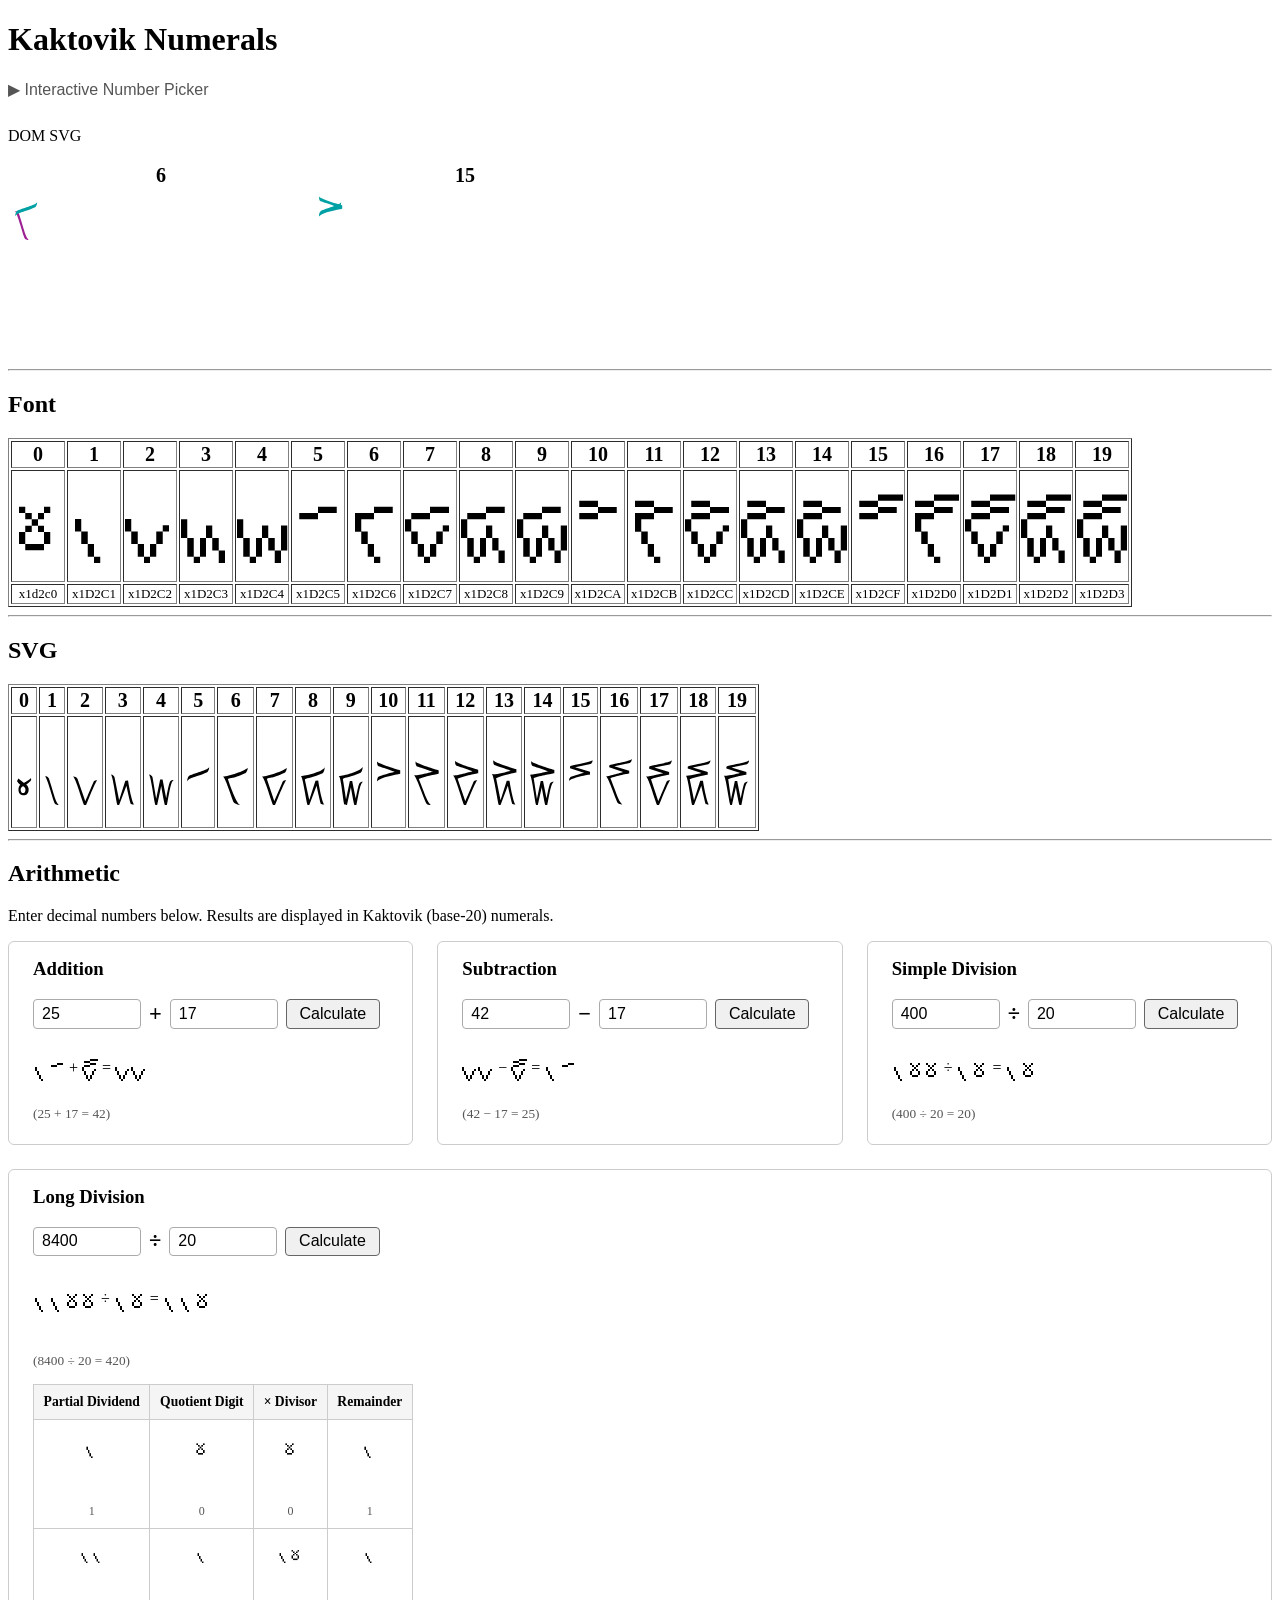
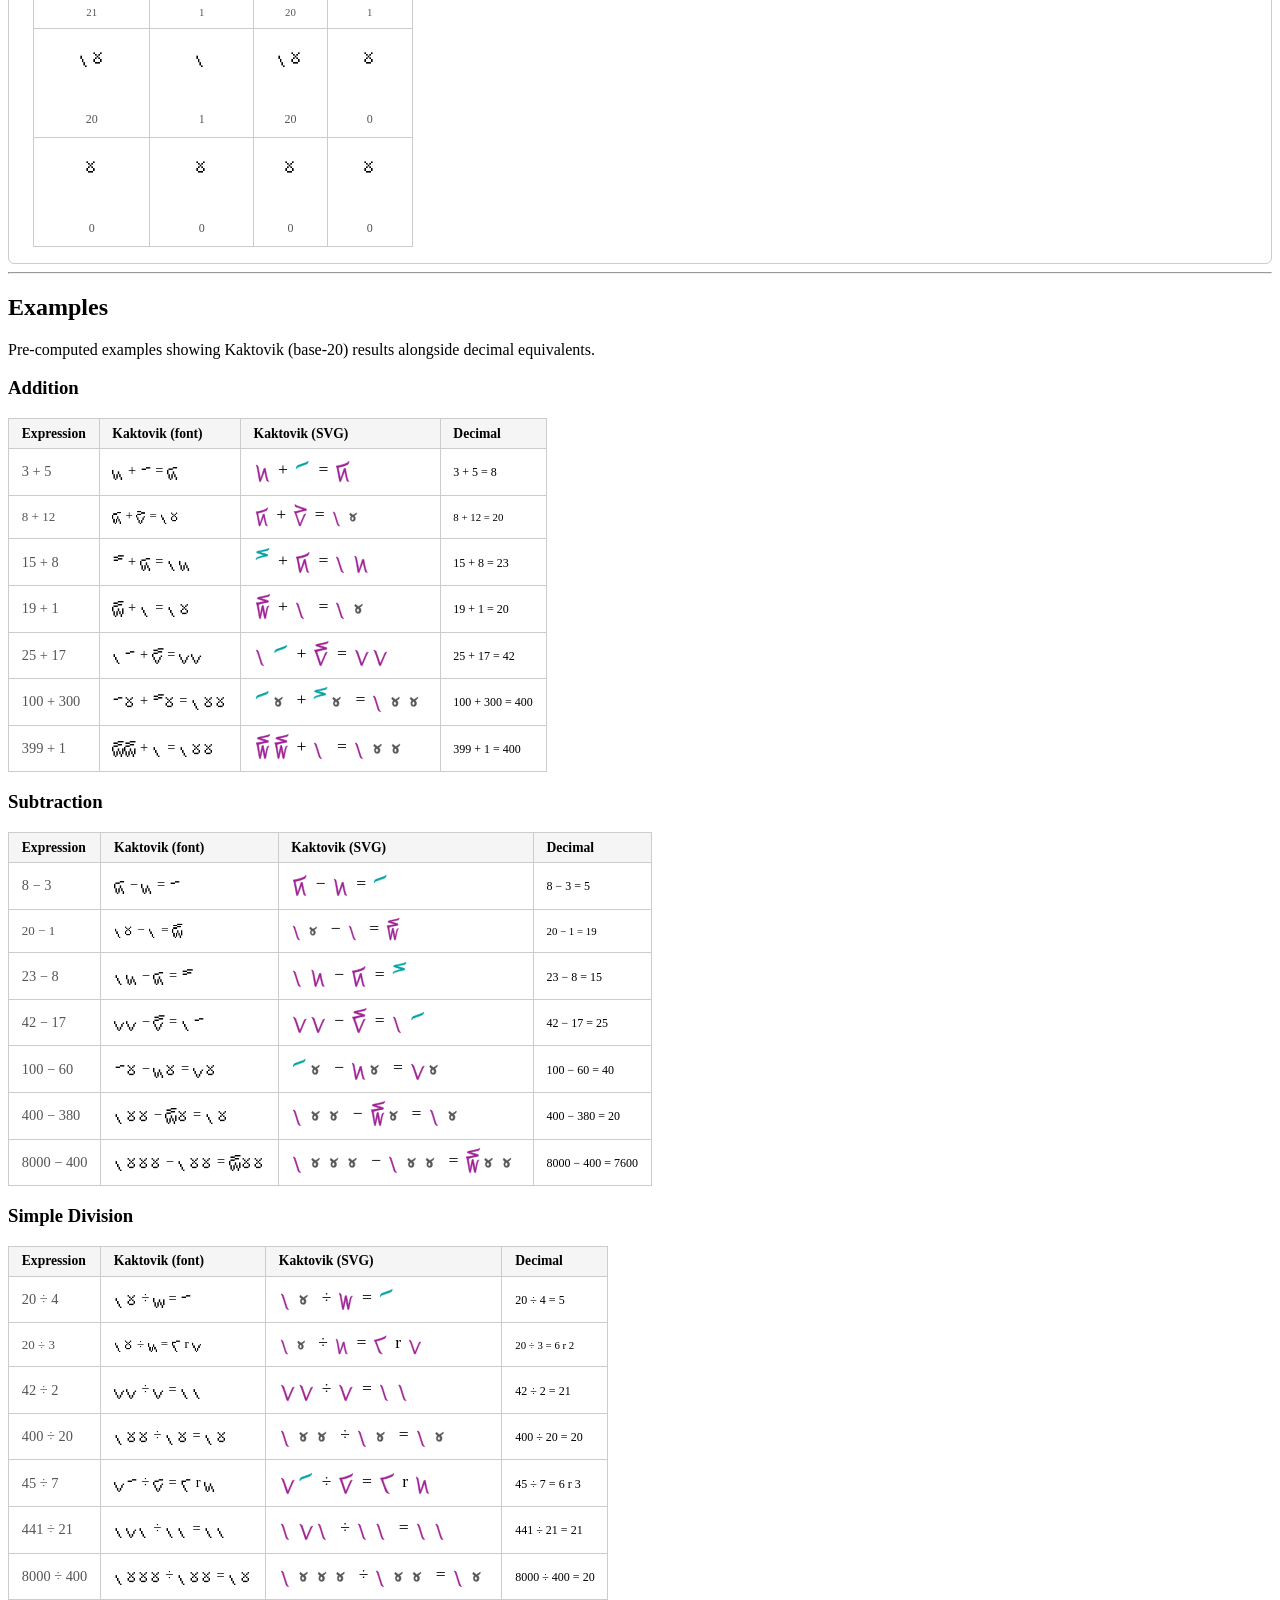
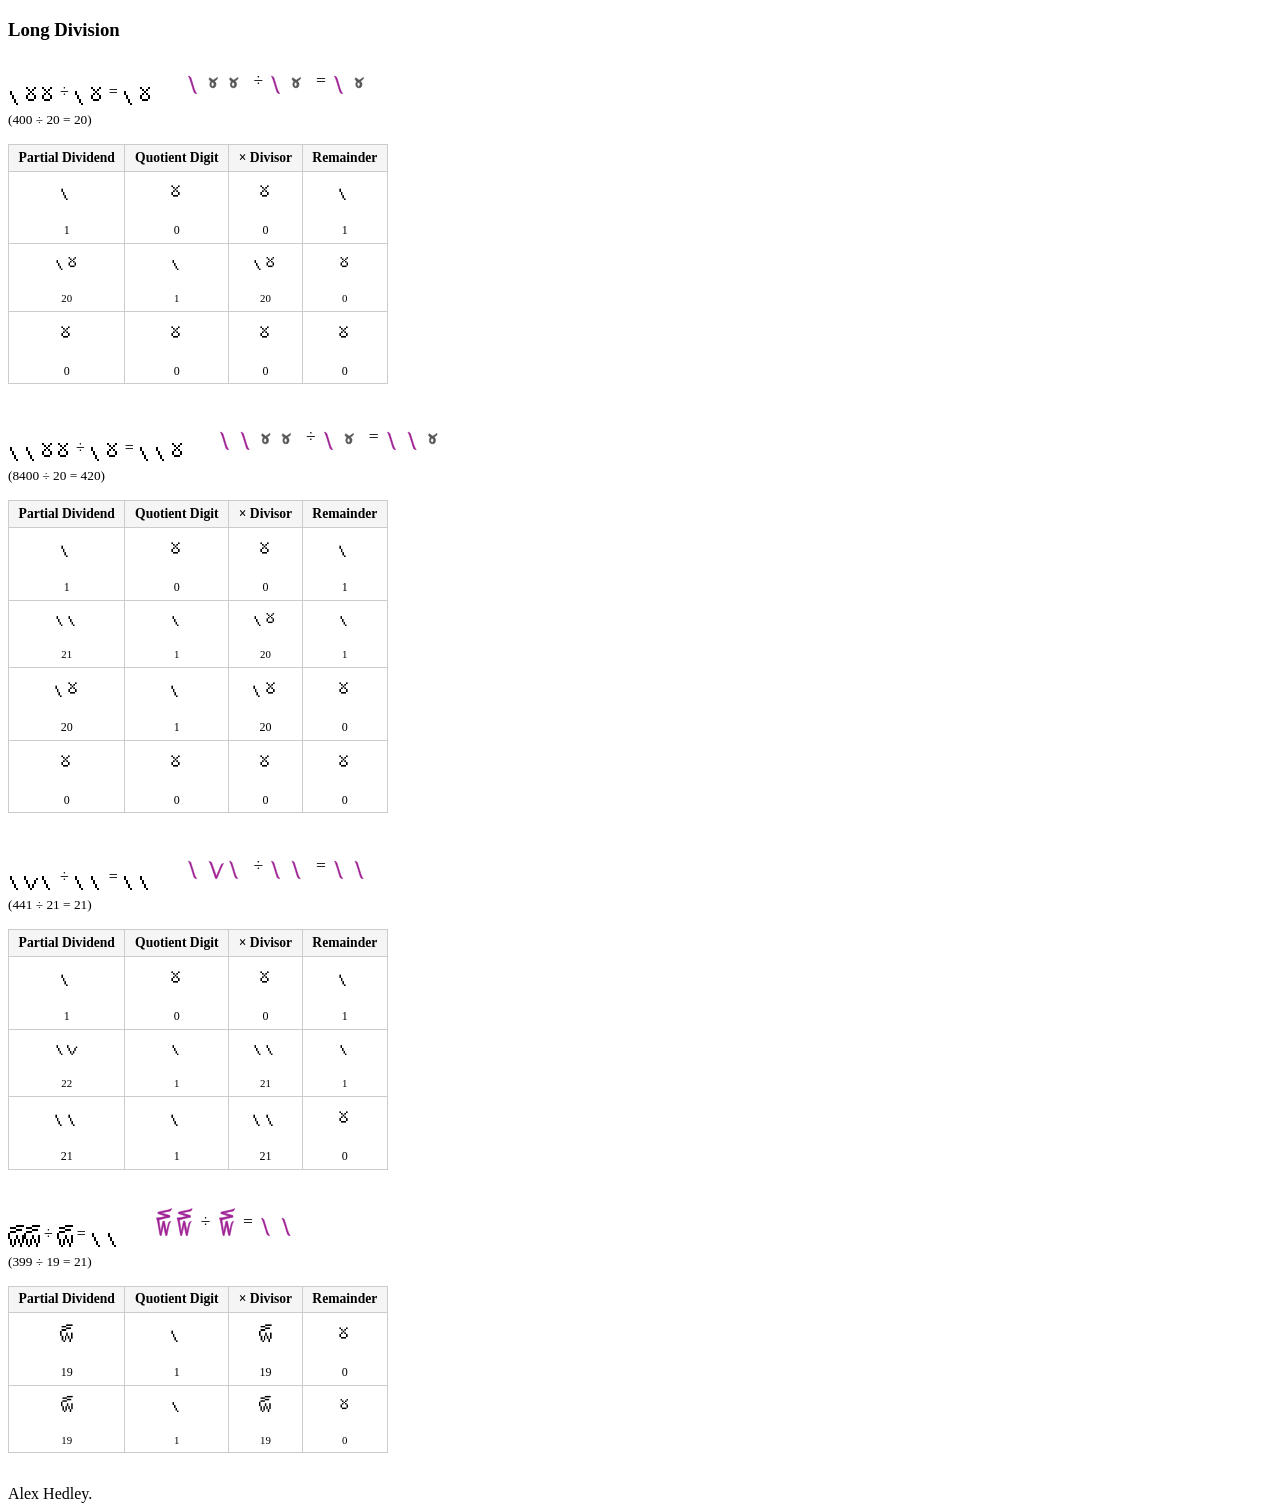
<file: src/index.html>
<!DOCTYPE html>
<html lang="en">
  <head>
    <meta charset="utf-8" />
    <meta
      name="viewport"
      content="width=device-width, initial-scale=1, shrink-to-fit=no"
    />

    <meta name="description" content="Kaktovik Numerals" />
    <meta name="keywords" content="kaktovik, mumerals" />
    <meta name="author" content="Alex Hedley" />

    <link rel="stylesheet" href="css/styles.css" />
    <link rel="shortcut icon" href="favicon.ico" />

    <!-- Fonts -->
    <!-- <link href='https://fonts.googleapis.com/css?family=Orbitron' rel='stylesheet' type='text/css'> -->

    <title>Kaktovik Numerals</title>
  </head>
  <body>
    <!-- Begin page content -->
    <main role="main" class="container">

        <h1>Kaktovik Numerals</h1>

        <p><a class="nav-link" href="picker.html">&#9654; Interactive Number Picker</a></p>

        <div>
            <p>DOM SVG</p>

            <table>
                <thead>
                    <tr>
                        <th>6</th>
                        <th>15</th>
                    </tr>
                </thead>
                <tbody>
                    <tr>
                        <td>
                            <svg id="six"></svg>
                        </td>
                        <td>
                            <svg id="fifteen"></svg>
                        </td>
                    </tr>
                </tbody>
                <!-- <tfoot><tr><td></td></tr></tfoot> -->
            </table>

        </div>

        <hr />

        <h2>Font</h2>
        <table border="1">
            <thead>
                <tr>
                    <th>0</th>
                    <th>1</th>
                    <th>2</th>
                    <th>3</th>
                    <th>4</th>
                    <th>5</th>
                    <th>6</th>
                    <th>7</th>
                    <th>8</th>
                    <th>9</th>
                    <th>10</th>
                    <th>11</th>
                    <th>12</th>
                    <th>13</th>
                    <th>14</th>
                    <th>15</th>
                    <th>16</th>
                    <th>17</th>
                    <th>18</th>
                    <th>19</th>
                </tr>
            </thead>
            <tbody>
                <tr>
                    <td>&#x1d2c0;</td>
                    <td>&#x1D2C1;</td>
                    <td>&#x1D2C2;</td>
                    <td>&#x1D2C3;</td>
                    <td>&#x1D2C4;</td>
                    <td>&#x1D2C5;</td>
                    <td>&#x1D2C6;</td>
                    <td>&#x1D2C7;</td>
                    <td>&#x1D2C8;</td>
                    <td>&#x1D2C9;</td>
                    <td>&#x1D2CA;</td>
                    <td>&#x1D2CB;</td>
                    <td>&#x1D2CC;</td>
                    <td>&#x1D2CD;</td>
                    <td>&#x1D2CE;</td>
                    <td>&#x1D2CF;</td>
                    <td>&#x1D2D0;</td>
                    <td>&#x1D2D1;</td>
                    <td>&#x1D2D2;</td>
                    <td>&#x1D2D3;</td>
                </tr>
                <tr>
                    <td>x1d2c0</td>
                    <td>x1D2C1</td>
                    <td>x1D2C2</td>
                    <td>x1D2C3</td>
                    <td>x1D2C4</td>
                    <td>x1D2C5</td>
                    <td>x1D2C6</td>
                    <td>x1D2C7</td>
                    <td>x1D2C8</td>
                    <td>x1D2C9</td>
                    <td>x1D2CA</td>
                    <td>x1D2CB</td>
                    <td>x1D2CC</td>
                    <td>x1D2CD</td>
                    <td>x1D2CE</td>
                    <td>x1D2CF</td>
                    <td>x1D2D0</td>
                    <td>x1D2D1</td>
                    <td>x1D2D2</td>
                    <td>x1D2D3</td>
                </tr>
            </tbody>
            <!-- <tfoot></tfoot> -->
        </table>

        <hr />

        <h2>SVG</h2>
        <table border="1">
            <thead>
            <tr>
                <th>0</th>
                <th>1</th>
                <th>2</th>
                <th>3</th>
                <th>4</th>
                <th>5</th>
                <th>6</th>
                <th>7</th>
                <th>8</th>
                <th>9</th>
                <th>10</th>
                <th>11</th>
                <th>12</th>
                <th>13</th>
                <th>14</th>
                <th>15</th>
                <th>16</th>
                <th>17</th>
                <th>18</th>
                <th>19</th>
            </tr>
            </thead>
            <tbody>
            <tr>
                <td>
                <object data="images/digits/Kaktovik_digit_0.svg" type="image/svg+xml">
                    <!-- <img src="Kaktovik_digit_0.jpg" /> -->
                </object>
                </td>
                <td>
                <object data="images/digits/Kaktovik_digit_1.svg" type="image/svg+xml">
                    <!-- <img src="Kaktovik_digit_1.jpg" /> -->
                </object>
                </td>
                <td>
                <object data="images/digits/Kaktovik_digit_2.svg" type="image/svg+xml">
                    <!-- <img src="Kaktovik_digit_2.jpg" /> -->
                </object>
                </td>
                <td>
                <object data="images/digits/Kaktovik_digit_3.svg" type="image/svg+xml">
                    <!-- <img src="Kaktovik_digit_3.jpg" /> -->
                </object>
                </td>
                <td>
                <object data="images/digits/Kaktovik_digit_4.svg" type="image/svg+xml">
                    <!-- <img src="Kaktovik_digit_4.jpg" /> -->
                </object>
                </td>
                <td>
                <object data="images/digits/Kaktovik_digit_5.svg" type="image/svg+xml">
                    <!-- <img src="Kaktovik_digit_5.jpg" /> -->
                </object>
                </td>
                <td>
                <object data="images/digits/Kaktovik_digit_6.svg" type="image/svg+xml">
                    <!-- <img src="Kaktovik_digit_6.jpg" /> -->
                </object>
                </td>
                <td>
                <object data="images/digits/Kaktovik_digit_7.svg" type="image/svg+xml">
                    <!-- <img src="Kaktovik_digit_7.jpg" /> -->
                </object>
                </td>
                <td>
                <object data="images/digits/Kaktovik_digit_8.svg" type="image/svg+xml">
                    <!-- <img src="Kaktovik_digit_8.jpg" /> -->
                </object>
                </td>
                <td>
                <object data="images/digits/Kaktovik_digit_9.svg" type="image/svg+xml">
                    <!-- <img src="Kaktovik_digit_9.jpg" /> -->
                </object>
                </td>
                <td>
                <object data="images/digits/Kaktovik_digit_10.svg" type="image/svg+xml">
                    <!-- <img src="Kaktovik_digit_10.jpg" /> -->
                </object>
                </td>
                <td>
                <object data="images/digits/Kaktovik_digit_11.svg" type="image/svg+xml">
                    <!-- <img src="Kaktovik_digit_11.jpg" /> -->
                </object>
                </td>
                <td>
                <object data="images/digits/Kaktovik_digit_12.svg" type="image/svg+xml">
                    <!-- <img src="Kaktovik_digit_12.jpg" /> -->
                </object>
                </td>
                <td>
                <object data="images/digits/Kaktovik_digit_13.svg" type="image/svg+xml">
                    <!-- <img src="Kaktovik_digit_13.jpg" /> -->
                </object>
                </td>
                <td>
                <object data="images/digits/Kaktovik_digit_14.svg" type="image/svg+xml">
                    <!-- <img src="Kaktovik_digit_14.jpg" /> -->
                </object>
                </td>
                <td>
                <object data="images/digits/Kaktovik_digit_15.svg" type="image/svg+xml">
                    <!-- <img src="Kaktovik_digit_15.jpg" /> -->
                </object>
                </td>
                <td>
                <object data="images/digits/Kaktovik_digit_16.svg" type="image/svg+xml">
                    <!-- <img src="Kaktovik_digit_16.jpg" /> -->
                </object>
                </td>
                <td>
                <object data="images/digits/Kaktovik_digit_17.svg" type="image/svg+xml">
                    <!-- <img src="Kaktovik_digit_17.jpg" /> -->
                </object>
                </td>
                <td>
                <object data="images/digits/Kaktovik_digit_18.svg" type="image/svg+xml">
                    <!-- <img src="Kaktovik_digit_18.jpg" /> -->
                </object>
                </td>
                <td>
                <object data="images/digits/Kaktovik_digit_19.svg" type="image/svg+xml">
                    <!-- <img src="Kaktovik_digit_19.jpg" /> -->
                </object>
                </td>
            </tr>
            </tbody>
            <!-- <tfoot></tfoot> -->
        </table>

        <hr />

        <h2>Arithmetic</h2>
        <p>Enter decimal numbers below. Results are displayed in Kaktovik (base-20) numerals.</p>

        <div class="arithmetic">

            <div class="operation-group">
                <h3>Addition</h3>
                <div class="inputs">
                    <input type="number" id="add-a" placeholder="A" min="0" value="25" />
                    <span class="operator">+</span>
                    <input type="number" id="add-b" placeholder="B" min="0" value="17" />
                    <button onclick="calculate('add')">Calculate</button>
                </div>
                <div id="add-result" class="result"></div>
            </div>

            <div class="operation-group">
                <h3>Subtraction</h3>
                <div class="inputs">
                    <input type="number" id="sub-a" placeholder="A" min="0" value="42" />
                    <span class="operator">−</span>
                    <input type="number" id="sub-b" placeholder="B" min="0" value="17" />
                    <button onclick="calculate('sub')">Calculate</button>
                </div>
                <div id="sub-result" class="result"></div>
            </div>

            <div class="operation-group">
                <h3>Simple Division</h3>
                <div class="inputs">
                    <input type="number" id="div-a" placeholder="Dividend" min="0" value="400" />
                    <span class="operator">÷</span>
                    <input type="number" id="div-b" placeholder="Divisor" min="1" value="20" />
                    <button onclick="calculate('div')">Calculate</button>
                </div>
                <div id="div-result" class="result"></div>
            </div>

            <div class="operation-group">
                <h3>Long Division</h3>
                <div class="inputs">
                    <input type="number" id="ldiv-a" placeholder="Dividend" min="0" value="8400" />
                    <span class="operator">÷</span>
                    <input type="number" id="ldiv-b" placeholder="Divisor" min="1" value="20" />
                    <button onclick="calculate('ldiv')">Calculate</button>
                </div>
                <div id="ldiv-result" class="result"></div>
            </div>

        </div>

        <hr />

        <h2>Examples</h2>
        <p>Pre-computed examples showing Kaktovik (base-20) results alongside decimal equivalents.</p>

        <h3>Addition</h3>
        <div id="examples-add"></div>

        <h3>Subtraction</h3>
        <div id="examples-sub"></div>

        <h3>Simple Division</h3>
        <div id="examples-div"></div>

        <h3>Long Division</h3>
        <div id="examples-ldiv"></div>

    </main>

    <footer class="footer">
      <div class="container">
        <span class="text-muted">Alex Hedley.</span>
      </div>
    </footer>

    <script src="js/kaktovik.js"></script>
    <script src="js/app.js"></script>
    <script>
        function kakStr(n) {
            return '<span class="kaktovik">' + numberToKaktovik(n) + '</span>';
        }

        // === SVG coloured rendering helpers ===

        // teal (#00a1a4) for pure multiples of 5 (5, 10, 15); purple (#9e2194) for all other non-zero digits
        function digitColor(d) {
            if (d === 0) return '#555';
            return d % 5 === 0 ? '#00a1a4' : '#9e2194';
        }

        // Approximate pixel dimensions of each Kaktovik digit SVG (all share the same height)
        const SVG_DIGIT_WIDTH = 34;
        const SVG_DIGIT_HEIGHT = 53;
        const SVG_NS = 'http://www.w3.org/2000/svg';

        const _svgCache = {};
        async function fetchSVGText(d) {
            if (_svgCache[d] !== undefined) return _svgCache[d];
            const res = await fetch('images/digits/Kaktovik_digit_' + d + '.svg');
            if (!res.ok) throw new Error('Failed to load SVG for digit ' + d);
            _svgCache[d] = await res.text();
            return _svgCache[d];
        }

        async function numberToColoredSVG(n) {
            const digits = [];
            if (n === 0) { digits.push(0); }
            else { let x = n; while (x > 0) { digits.unshift(x % 20); x = Math.floor(x / 20); } }
            const svg = document.createElementNS(SVG_NS, 'svg');
            svg.setAttribute('viewBox', '0 0 ' + (digits.length * SVG_DIGIT_WIDTH) + ' ' + SVG_DIGIT_HEIGHT);
            svg.classList.add('svg-kak');
            for (let i = 0; i < digits.length; i++) {
                const d = digits[i];
                const parsed = new DOMParser().parseFromString(await fetchSVGText(d), 'image/svg+xml');
                const parseErr = parsed.querySelector('parsererror');
                if (parseErr) throw new Error('SVG parse error for digit ' + d);
                const g = document.createElementNS(SVG_NS, 'g');
                g.setAttribute('transform', 'translate(' + (i * SVG_DIGIT_WIDTH) + ',0)');
                const color = digitColor(d);
                parsed.querySelectorAll('path').forEach(function(p) {
                    const path = document.createElementNS(SVG_NS, 'path');
                    path.setAttribute('d', p.getAttribute('d'));
                    path.style.fill = color;
                    path.style.stroke = color;
                    g.appendChild(path);
                });
                svg.appendChild(g);
            }
            return svg;
        }

        // Fills every element with class svg-cell (data-nums / data-ops attributes) with coloured SVGs
        async function renderSVGCells() {
            const cells = Array.from(document.querySelectorAll('.svg-cell'));
            for (const cell of cells) {
                try {
                    const nums = JSON.parse(cell.dataset.nums);
                    const ops  = JSON.parse(cell.dataset.ops);
                    const wrap = document.createElement('span');
                    wrap.className = 'svg-expr';
                    for (let i = 0; i < nums.length; i++) {
                        if (i > 0) {
                            const sp = document.createElement('span');
                            sp.className = 'svg-op';
                            sp.textContent = ops[i - 1];
                            wrap.appendChild(sp);
                        }
                        wrap.appendChild(await numberToColoredSVG(nums[i]));
                    }
                    cell.innerHTML = '';
                    cell.appendChild(wrap);
                } catch (e) {
                    cell.textContent = '';
                }
            }
        }

        function calculate(op) {
            let a, b, result, html;
            try {
                if (op === 'add') {
                    a = parseInt(document.getElementById('add-a').value, 10);
                    b = parseInt(document.getElementById('add-b').value, 10);
                    if (isNaN(a) || isNaN(b) || a < 0 || b < 0) throw new Error('Enter non-negative integers.');
                    result = add(a, b);
                    html = kakStr(a) + ' + ' + kakStr(b) + ' = ' + kakStr(result);
                    html += '<br><small>(' + a + ' + ' + b + ' = ' + result + ')</small>';
                    document.getElementById('add-result').innerHTML = html;

                } else if (op === 'sub') {
                    a = parseInt(document.getElementById('sub-a').value, 10);
                    b = parseInt(document.getElementById('sub-b').value, 10);
                    if (isNaN(a) || isNaN(b) || a < 0 || b < 0) throw new Error('Enter non-negative integers.');
                    if (a < b) throw new Error('Result would be negative. Enter A ≥ B.');
                    result = subtract(a, b);
                    html = kakStr(a) + ' − ' + kakStr(b) + ' = ' + kakStr(result);
                    html += '<br><small>(' + a + ' − ' + b + ' = ' + result + ')</small>';
                    document.getElementById('sub-result').innerHTML = html;

                } else if (op === 'div') {
                    a = parseInt(document.getElementById('div-a').value, 10);
                    b = parseInt(document.getElementById('div-b').value, 10);
                    if (isNaN(a) || isNaN(b) || a < 0 || b < 1) throw new Error('Enter valid numbers (divisor ≥ 1).');
                    const divResult = divide(a, b);
                    html = kakStr(a) + ' ÷ ' + kakStr(b) + ' = ' + kakStr(divResult.quotient);
                    if (divResult.remainder > 0) {
                        html += ' remainder ' + kakStr(divResult.remainder);
                        html += '<br><small>(' + a + ' ÷ ' + b + ' = ' + divResult.quotient + ' remainder ' + divResult.remainder + ')</small>';
                    } else {
                        html += '<br><small>(' + a + ' ÷ ' + b + ' = ' + divResult.quotient + ')</small>';
                    }
                    document.getElementById('div-result').innerHTML = html;

                } else if (op === 'ldiv') {
                    a = parseInt(document.getElementById('ldiv-a').value, 10);
                    b = parseInt(document.getElementById('ldiv-b').value, 10);
                    if (isNaN(a) || isNaN(b) || a < 0 || b < 1) throw new Error('Enter valid numbers (divisor ≥ 1).');
                    const ldivResult = longDivide(a, b);

                    html = '<p>' + kakStr(a) + ' ÷ ' + kakStr(b) + ' = ' + kakStr(ldivResult.quotient);
                    if (ldivResult.remainder > 0) {
                        html += ' remainder ' + kakStr(ldivResult.remainder);
                    }
                    html += '</p>';
                    html += '<small>(' + a + ' ÷ ' + b + ' = ' + ldivResult.quotient;
                    if (ldivResult.remainder > 0) html += ' remainder ' + ldivResult.remainder;
                    html += ')</small>';

                    html += '<table class="long-division">';
                    html += '<thead><tr>';
                    html += '<th>Partial Dividend</th>';
                    html += '<th>Quotient Digit</th>';
                    html += '<th>× Divisor</th>';
                    html += '<th>Remainder</th>';
                    html += '</tr></thead><tbody>';
                    ldivResult.steps.forEach(function(step) {
                        html += '<tr>';
                        html += '<td>' + kakStr(step.partialDividend) + '<br><small>' + step.partialDividend + '</small></td>';
                        html += '<td>' + kakStr(step.quotientDigit) + '<br><small>' + step.quotientDigit + '</small></td>';
                        html += '<td>' + kakStr(step.product) + '<br><small>' + step.product + '</small></td>';
                        html += '<td>' + kakStr(step.remainder) + '<br><small>' + step.remainder + '</small></td>';
                        html += '</tr>';
                    });
                    html += '</tbody></table>';

                    document.getElementById('ldiv-result').innerHTML = html;
                }
            } catch (e) {
                const resultId = op === 'add' ? 'add-result' :
                               op === 'sub' ? 'sub-result' :
                               op === 'div' ? 'div-result' : 'ldiv-result';
                document.getElementById(resultId).innerHTML = '<span class="error">' + e.message + '</span>';
            }
        }

        function buildExamplesTable(rows) {
            let html = '<table class="examples-table"><thead><tr>';
            html += '<th>Expression</th><th>Kaktovik (font)</th><th>Kaktovik (SVG)</th><th>Decimal</th>';
            html += '</tr></thead><tbody>';
            rows.forEach(function(row) {
                html += '<tr>';
                html += '<td class="expr-cell">' + row.expr + '</td>';
                html += '<td>' + row.kak + '</td>';
                html += '<td class="svg-cell" data-nums=\'' + JSON.stringify(row.nums) + '\' data-ops=\'' + JSON.stringify(row.ops) + '\'>…</td>';
                html += '<td><small>' + row.dec + '</small></td>';
                html += '</tr>';
            });
            html += '</tbody></table>';
            return html;
        }

        function renderExamples() {
            // Addition examples
            const addExamples = [
                [3, 5], [8, 12], [15, 8], [19, 1], [25, 17], [100, 300], [399, 1]
            ].map(function(p) {
                const r = add(p[0], p[1]);
                return {
                    expr: p[0] + ' + ' + p[1],
                    kak: kakStr(p[0]) + ' + ' + kakStr(p[1]) + ' = ' + kakStr(r),
                    dec: p[0] + ' + ' + p[1] + ' = ' + r,
                    nums: [p[0], p[1], r],
                    ops: [' + ', ' = ']
                };
            });
            document.getElementById('examples-add').innerHTML = buildExamplesTable(addExamples);

            // Subtraction examples
            const subExamples = [
                [8, 3], [20, 1], [23, 8], [42, 17], [100, 60], [400, 380], [8000, 400]
            ].map(function(p) {
                const r = subtract(p[0], p[1]);
                return {
                    expr: p[0] + ' \u2212 ' + p[1],
                    kak: kakStr(p[0]) + ' \u2212 ' + kakStr(p[1]) + ' = ' + kakStr(r),
                    dec: p[0] + ' \u2212 ' + p[1] + ' = ' + r,
                    nums: [p[0], p[1], r],
                    ops: [' \u2212 ', ' = ']
                };
            });
            document.getElementById('examples-sub').innerHTML = buildExamplesTable(subExamples);

            // Simple division examples
            const divExamples = [
                [20, 4], [20, 3], [42, 2], [400, 20], [45, 7], [441, 21], [8000, 400]
            ].map(function(p) {
                const r = divide(p[0], p[1]);
                const remStr = r.remainder > 0 ? ' r ' + r.remainder : '';
                const remKak = r.remainder > 0 ? ' r ' + kakStr(r.remainder) : '';
                const nums = r.remainder > 0 ? [p[0], p[1], r.quotient, r.remainder] : [p[0], p[1], r.quotient];
                const ops  = r.remainder > 0 ? [' \u00f7 ', ' = ', ' r '] : [' \u00f7 ', ' = '];
                return {
                    expr: p[0] + ' \u00f7 ' + p[1],
                    kak: kakStr(p[0]) + ' \u00f7 ' + kakStr(p[1]) + ' = ' + kakStr(r.quotient) + remKak,
                    dec: p[0] + ' \u00f7 ' + p[1] + ' = ' + r.quotient + remStr,
                    nums,
                    ops
                };
            });
            document.getElementById('examples-div').innerHTML = buildExamplesTable(divExamples);

            // Long division examples — rendered as step tables
            const ldivExamples = [[400, 20], [8400, 20], [441, 21], [399, 19]];
            let ldivHtml = '';
            ldivExamples.forEach(function(p) {
                const r = longDivide(p[0], p[1]);
                const remStr = r.remainder > 0 ? ' remainder ' + r.remainder : '';
                const remKak = r.remainder > 0 ? ' remainder ' + kakStr(r.remainder) : '';
                const titleNums = r.remainder > 0 ? [p[0], p[1], r.quotient, r.remainder] : [p[0], p[1], r.quotient];
                const titleOps  = r.remainder > 0 ? [' \u00f7 ', ' = ', ' r '] : [' \u00f7 ', ' = '];
                ldivHtml += '<div class="ldiv-example">';
                ldivHtml += '<div class="ldiv-header">';
                ldivHtml += '<p class="ldiv-title">';
                ldivHtml += kakStr(p[0]) + ' \u00f7 ' + kakStr(p[1]) + ' = ' + kakStr(r.quotient) + remKak;
                ldivHtml += '<br><small>(' + p[0] + ' \u00f7 ' + p[1] + ' = ' + r.quotient + remStr + ')</small>';
                ldivHtml += '</p>';
                ldivHtml += '<div class="svg-cell ldiv-svg" data-nums=\'' + JSON.stringify(titleNums) + '\' data-ops=\'' + JSON.stringify(titleOps) + '\'>…</div>';
                ldivHtml += '</div>';
                ldivHtml += '<table class="long-division"><thead><tr>';
                ldivHtml += '<th>Partial Dividend</th><th>Quotient Digit</th><th>\u00d7 Divisor</th><th>Remainder</th>';
                ldivHtml += '</tr></thead><tbody>';
                r.steps.forEach(function(step) {
                    ldivHtml += '<tr>';
                    ldivHtml += '<td>' + kakStr(step.partialDividend) + '<br><small>' + step.partialDividend + '</small></td>';
                    ldivHtml += '<td>' + kakStr(step.quotientDigit) + '<br><small>' + step.quotientDigit + '</small></td>';
                    ldivHtml += '<td>' + kakStr(step.product) + '<br><small>' + step.product + '</small></td>';
                    ldivHtml += '<td>' + kakStr(step.remainder) + '<br><small>' + step.remainder + '</small></td>';
                    ldivHtml += '</tr>';
                });
                ldivHtml += '</tbody></table></div>';
            });
            document.getElementById('examples-ldiv').innerHTML = ldivHtml;
        }

        document.addEventListener('DOMContentLoaded', function() {
            // Auto-run all four calculators with their default values
            calculate('add');
            calculate('sub');
            calculate('div');
            calculate('ldiv');
            // Render pre-computed examples
            renderExamples();
            // Fill SVG columns with coloured digit SVGs (async)
            renderSVGCells();
        });
    </script>
  </body>
</html>
</file>
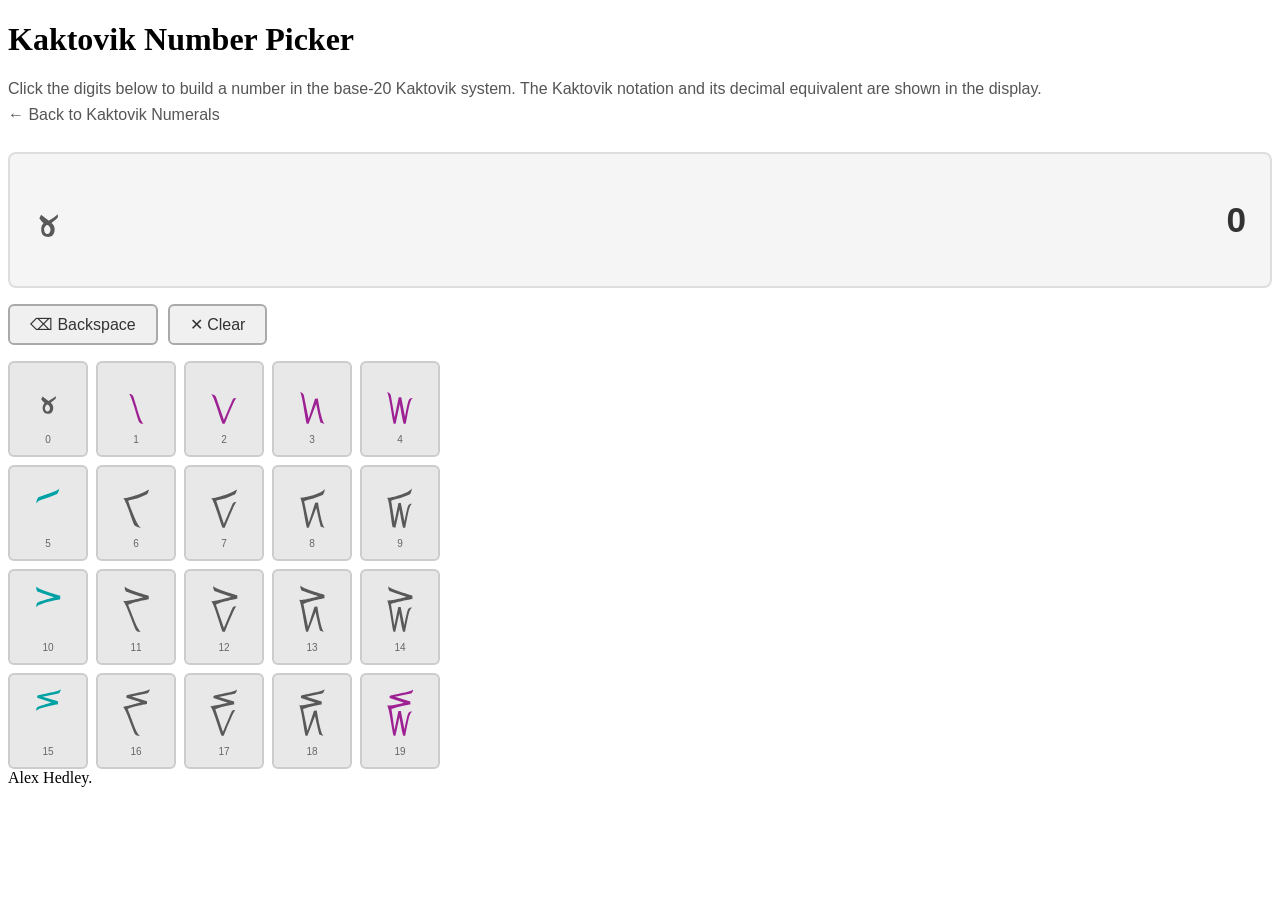
<file: src/picker.html>
<!DOCTYPE html>
<html lang="en">
  <head>
    <meta charset="utf-8" />
    <meta
      name="viewport"
      content="width=device-width, initial-scale=1, shrink-to-fit=no"
    />

    <meta name="description" content="Kaktovik Numerals - Interactive Number Picker" />
    <meta name="keywords" content="kaktovik, numerals, base 20, number picker" />
    <meta name="author" content="Alex Hedley" />

    <link rel="stylesheet" href="css/styles.css" />
    <link rel="shortcut icon" href="favicon.ico" />

    <title>Kaktovik Number Picker</title>
  </head>
  <body>
    <!-- Begin page content -->
    <main role="main" class="container">

      <h1>Kaktovik Number Picker</h1>

      <p class="picker-description">
        Click the digits below to build a number in the base&#8209;20 Kaktovik system.
        The Kaktovik notation and its decimal equivalent are shown in the display.
      </p>

      <a class="nav-link" href="index.html">&#8592; Back to Kaktovik Numerals</a>

      <!-- Number display -->
      <div class="picker-display" aria-live="polite" aria-label="Current number display">
        <div id="kaktovik-display" class="kaktovik-display"></div>
        <div id="decimal-display" class="decimal-display" aria-label="Decimal value">0</div>
      </div>

      <!-- Control buttons -->
      <div class="picker-controls">
        <button id="btn-backspace" class="picker-btn" aria-label="Remove last digit">
          &#x232B; Backspace
        </button>
        <button id="btn-clear" class="picker-btn" aria-label="Clear all digits">
          &#x2715; Clear
        </button>
      </div>

      <!-- Digit grid: 4 rows × 5 columns (digits 0–19) -->
      <div id="digit-grid" class="digit-grid" role="group" aria-label="Kaktovik digit selector">
        <!-- Populated by picker.js -->
      </div>

    </main>

    <footer class="footer">
      <div class="container">
        <span class="text-muted">Alex Hedley.</span>
      </div>
    </footer>

    <script src="js/picker.js"></script>
  </body>
</html>
</file>
<file: src/css/styles.css>
@font-face {
  font-family: "Unifont-Upper";
  src: url("../fonts/unifont_upper-15.0.01.ttf") format('truetype');
}

table {
  font-family: Unifont-Upper;
  font-size: 100px;
  text-align: center;
  /* vertical-align: middle; */
}

th {
  font-size: 20px;
}

tr:nth-child(2) {
  font-size: small;
  text-align: center;
  /* vertical-align: middle; */
}

/* ============================================
   Number Picker
   ============================================ */

.nav-link {
  display: inline-block;
  color: #555;
  text-decoration: none;
  font-family: sans-serif;
  margin-bottom: 12px;
}

.nav-link:hover {
  color: #333;
  text-decoration: underline;
}

.picker-description {
  color: #555;
  font-family: sans-serif;
  margin-bottom: 8px;
}

/* Display area */
.picker-display {
  background: #f5f5f5;
  border: 2px solid #ddd;
  border-radius: 8px;
  padding: 16px 24px;
  margin: 16px 0;
  display: flex;
  align-items: center;
  gap: 20px;
  min-height: 100px;
  flex-wrap: wrap;
}

.kaktovik-display {
  display: flex;
  flex-direction: row;
  align-items: center;
  flex-wrap: wrap;
  gap: 4px;
  flex: 1;
}

.display-digit-wrapper {
  display: inline-flex;
  align-items: center;
}

.display-svg {
  height: 70px;
  width: auto;
}

.decimal-display {
  font-size: 2.2em;
  font-weight: bold;
  color: #333;
  min-width: 100px;
  text-align: right;
  font-family: sans-serif;
}

/* Control buttons */
.picker-controls {
  display: flex;
  gap: 10px;
  margin-bottom: 16px;
}

.picker-btn {
  padding: 9px 20px;
  font-size: 1em;
  cursor: pointer;
  border: 2px solid #aaa;
  border-radius: 6px;
  background: #f0f0f0;
  color: #333;
  font-family: sans-serif;
  transition: background 0.15s, border-color 0.15s;
}

.picker-btn:hover {
  background: #e0e0e0;
  border-color: #888;
}

.picker-btn:active {
  background: #d0d0d0;
}

/* Digit grid */
.digit-grid {
  display: flex;
  flex-direction: column;
  gap: 8px;
}

.digit-row {
  display: flex;
  flex-direction: row;
  gap: 8px;
}

.digit-cell {
  background: #e8e8e8;
  border: 2px solid #ccc;
  border-radius: 6px;
  padding: 10px 12px;
  cursor: pointer;
  text-align: center;
  min-width: 80px;
  display: inline-flex;
  flex-direction: column;
  align-items: center;
  gap: 6px;
  font-family: sans-serif;
  transition: background 0.15s, border-color 0.15s, transform 0.1s;
}

.digit-cell:hover {
  background: #d4d4d4;
  border-color: #999;
  transform: scale(1.05);
}

.digit-cell:active {
  transform: scale(0.97);
  background: #c8c8c8;
}

.digit-svg {
  height: 55px;
  width: auto;
}

.digit-label {
  font-size: 0.75em;
  color: #666;
}
/* Kaktovik numeral display */
.kaktovik {
  font-family: "Unifont-Upper";
  font-size: 2em;
  vertical-align: middle;
}

/* Arithmetic calculator */
.arithmetic {
  display: flex;
  flex-wrap: wrap;
  gap: 1.5rem;
  margin-top: 1rem;
}

.operation-group {
  border: 1px solid #ccc;
  border-radius: 6px;
  padding: 1rem 1.5rem;
  min-width: 280px;
  flex: 1 1 280px;
}

.operation-group h3 {
  margin-top: 0;
}

.inputs {
  display: flex;
  align-items: center;
  gap: 0.5rem;
  flex-wrap: wrap;
}

.inputs input[type="number"] {
  width: 90px;
  padding: 0.3rem 0.5rem;
  font-size: 1rem;
  border: 1px solid #aaa;
  border-radius: 4px;
}

.operator {
  font-size: 1.4rem;
  font-weight: bold;
}

.inputs button {
  padding: 0.3rem 0.8rem;
  font-size: 1rem;
  cursor: pointer;
  border: 1px solid #666;
  border-radius: 4px;
  background: #f0f0f0;
}

.inputs button:hover {
  background: #ddd;
}

.result {
  margin-top: 0.8rem;
  min-height: 2.5rem;
  font-size: 1rem;
  line-height: 1.8;
}

.result small {
  color: #555;
}

.result .error {
  color: #c00;
}

/* Long division steps table */
.long-division {
  font-family: inherit;
  font-size: 0.9rem;
  margin-top: 0.6rem;
  border-collapse: collapse;
}

.long-division th,
.long-division td {
  border: 1px solid #ccc;
  padding: 0.3rem 0.6rem;
  text-align: center;
  vertical-align: middle;
}

.long-division th {
  background: #f5f5f5;
  font-size: 0.85rem;
}

.long-division .kaktovik {
  display: block;
  font-size: 1.8em;
}

/* Examples section */
.examples-table {
  font-family: inherit;
  font-size: 0.9rem;
  border-collapse: collapse;
  margin-bottom: 1.2rem;
}

.examples-table th,
.examples-table td {
  border: 1px solid #ccc;
  padding: 0.4rem 0.8rem;
  text-align: left;
  vertical-align: middle;
}

.examples-table th {
  background: #f5f5f5;
  font-size: 0.85rem;
  font-weight: 600;
}

.examples-table .kaktovik {
  font-size: 1.6em;
}

.expr-cell {
  color: #555;
  white-space: nowrap;
}

/* Long division example blocks */
.ldiv-example {
  margin-bottom: 2rem;
}

.ldiv-header {
  display: flex;
  align-items: flex-start;
  gap: 2rem;
  flex-wrap: wrap;
  margin-bottom: 0.5rem;
}

.ldiv-title {
  margin-bottom: 0.4rem;
}

/* SVG expression cells in examples tables */
.svg-cell {
  vertical-align: middle;
}

.svg-expr {
  display: inline-flex;
  align-items: center;
  gap: 4px;
  flex-wrap: wrap;
}

.svg-op {
  font-size: 1.1rem;
  padding: 0 2px;
  vertical-align: middle;
}

/* Coloured SVG glyphs rendered inline */
.svg-kak {
  display: inline-block;
  height: 2em;
  width: auto;
  vertical-align: middle;
}

/* Long division SVG expression block */
.ldiv-svg {
  display: flex;
  align-items: center;
  min-height: 2.5em;
}
</file>
